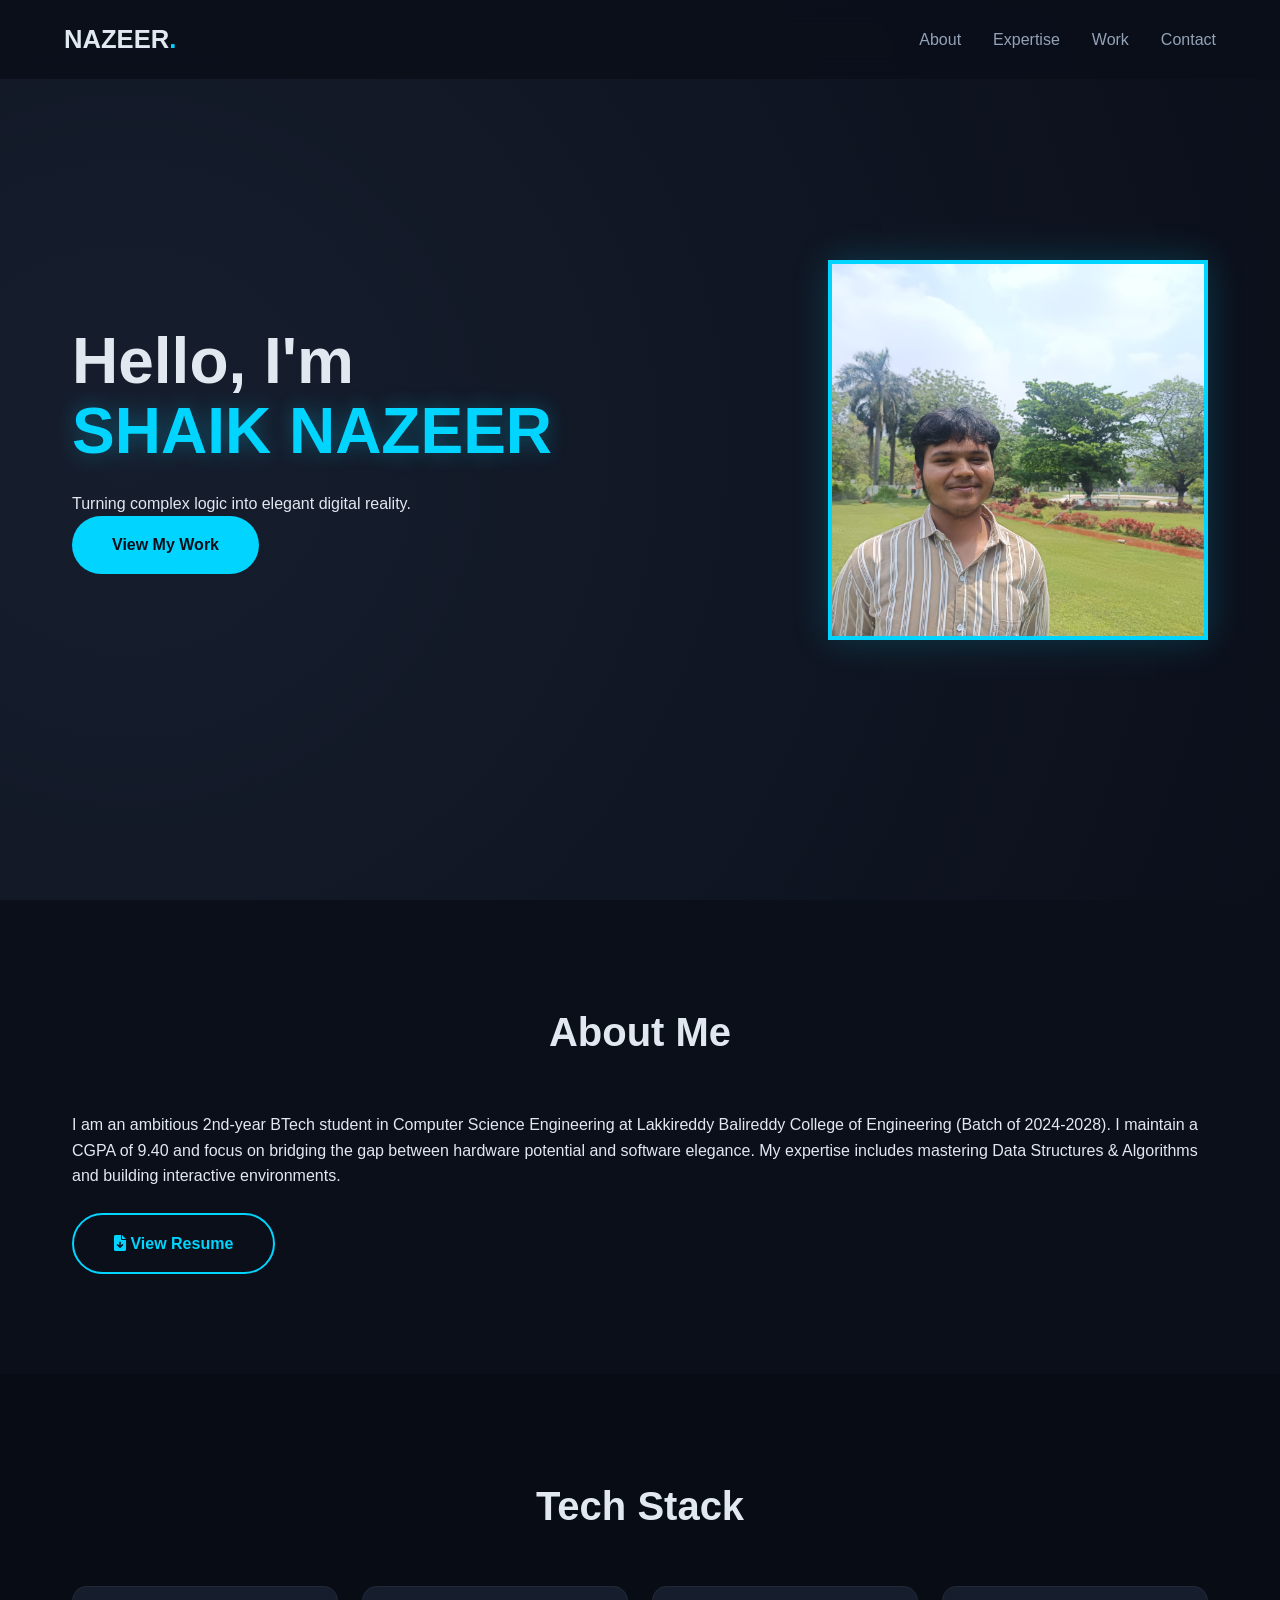
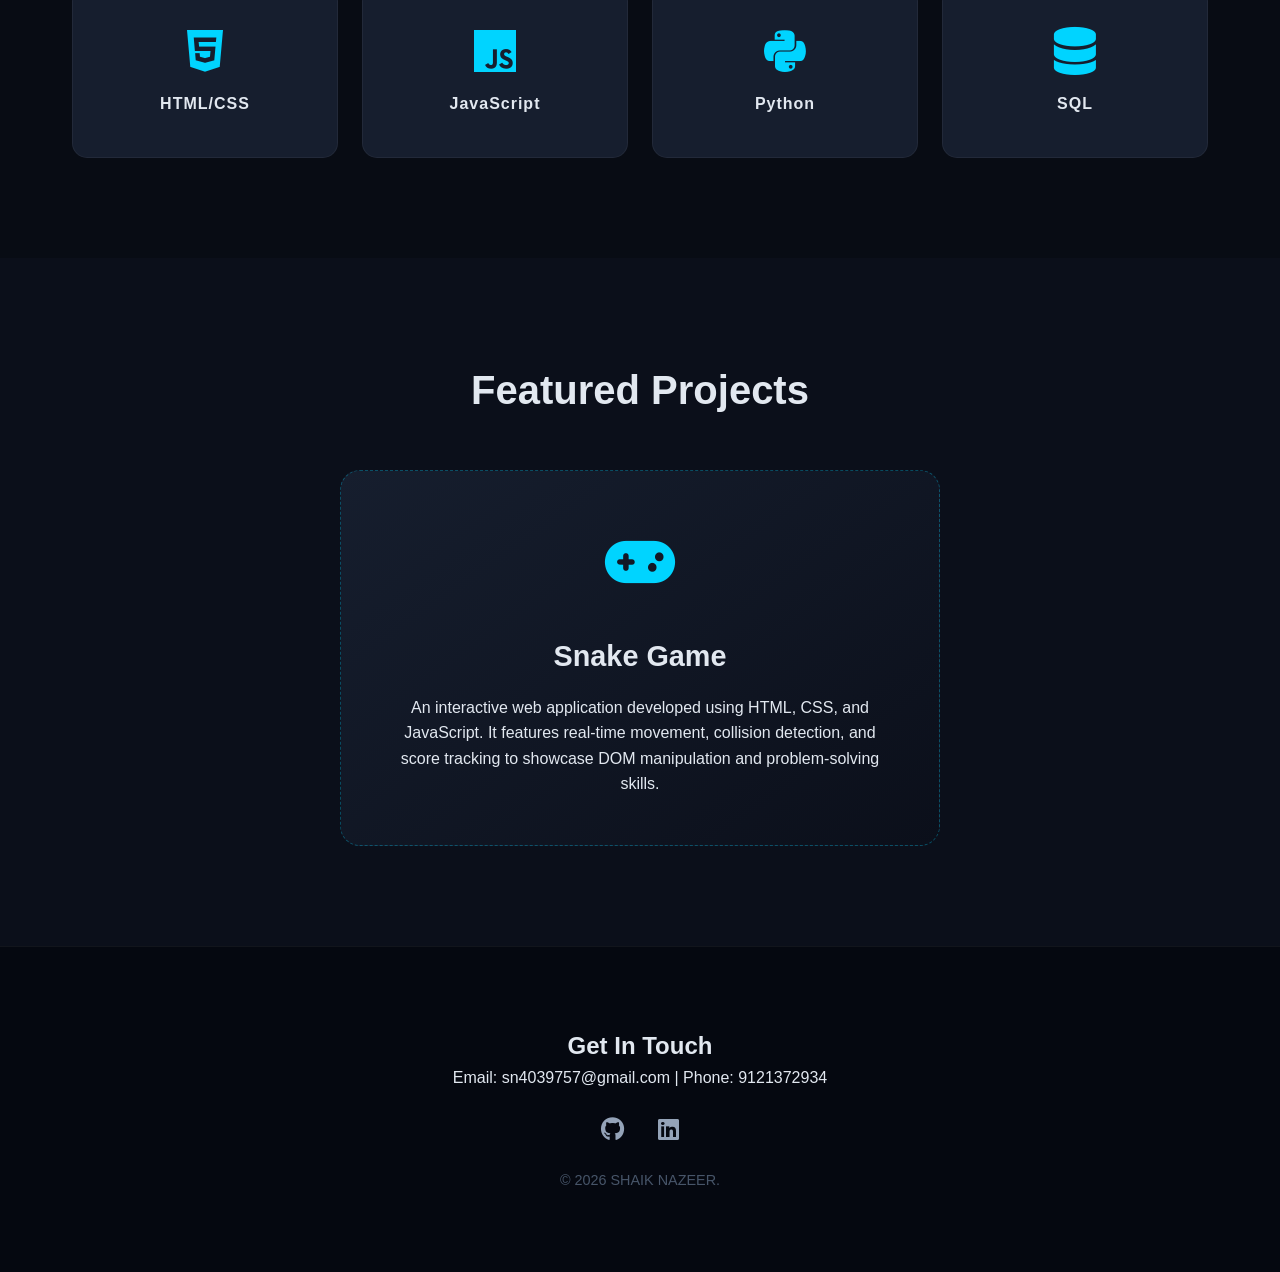
<file: level-1project/codesoft task-3/index.html>
<!DOCTYPE html>
<html lang="en">
<head>
    <meta charset="UTF-8">
    <meta name="viewport" content="width=device-width, initial-scale=1.0">
    <title>SHAIK NAZEER | Portfolio</title>
    <link rel="stylesheet" href="style.css">
    <link rel="stylesheet" href="https://cdnjs.cloudflare.com/ajax/libs/font-awesome/6.0.0/css/all.min.css">
</head>
<body>

    <nav class="navbar">
        <div class="logo">NAZEER<span>.</span></div>
        <ul class="nav-links">
            <li><a href="#about">About</a></li>
            <li><a href="#skills">Expertise</a></li>
            <li><a href="#projects">Work</a></li>
            <li><a href="#contact">Contact</a></li>
        </ul>
    </nav>

    <header class="hero">
        <div class="container hero-flex">
            <div class="hero-text">
                <h1>Hello, I'm <br><span class="highlight">SHAIK NAZEER</span></h1>
                <p class="tagline">Turning complex logic into elegant digital reality.</p>
                <a href="#projects" class="btn">View My Work</a>
            </div>
            <div class="hero-image">
                <div class="img-frame">
                    <img src="images/profile.jpg.jpeg" alt="SHAIK NAZEER">
                </div>
            </div>
        </div>
    </header>

    <section id="about" class="section">
        <div class="container">
            <h2 class="section-title">About Me</h2>
            <div class="about-content">
                <p>I am an ambitious 2nd-year BTech student in Computer Science Engineering at Lakkireddy Balireddy College of Engineering (Batch of 2024-2028). I maintain a CGPA of 9.40 and focus on bridging the gap between hardware potential and software elegance. My expertise includes mastering Data Structures & Algorithms and building interactive environments.</p>
                <a href="resume.pdf.pdf" class="btn secondary" target="_blank"><i class="fas fa-file-download"></i> View Resume</a>
            </div>
        </div>
    </section>

    <section id="skills" class="section dark-bg">
        <div class="container">
            <h2 class="section-title">Tech Stack</h2>
            <div class="skills-grid">
                <div class="skill-card"><i class="fab fa-html5"></i> <span>HTML/CSS</span></div>
                <div class="skill-card"><i class="fab fa-js"></i> <span>JavaScript</span></div>
                <div class="skill-card"><i class="fab fa-python"></i> <span>Python</span></div>
                <div class="skill-card"><i class="fas fa-database"></i> <span>SQL</span></div>
            </div>
        </div>
    </section>

    <section id="projects" class="section">
        <div class="container">
            <h2 class="section-title">Featured Projects</h2>
            <div class="projects-grid">
                <div class="project-card no-img">
                    <div class="project-info">
                        <div class="icon-box"><i class="fas fa-gamepad"></i></div>
                        <h3>Snake Game</h3>
                        <p>An interactive web application developed using HTML, CSS, and JavaScript. It features real-time movement, collision detection, and score tracking to showcase DOM manipulation and problem-solving skills.</p>
                    </div>
                </div>
            </div>
        </div>
    </section>

    <footer id="contact">
        <div class="container">
            <h2>Get In Touch</h2>
            <p>Email: sn4039757@gmail.com | Phone: 9121372934</p>
            <div class="socials">
                <a href="#"><i class="fab fa-github"></i></a>
                <a href="#"><i class="fab fa-linkedin"></i></a>
            </div>
            <p class="copyright">&copy; 2026 SHAIK NAZEER.</p>
        </div>
    </footer>

</body>
</html>
</file>
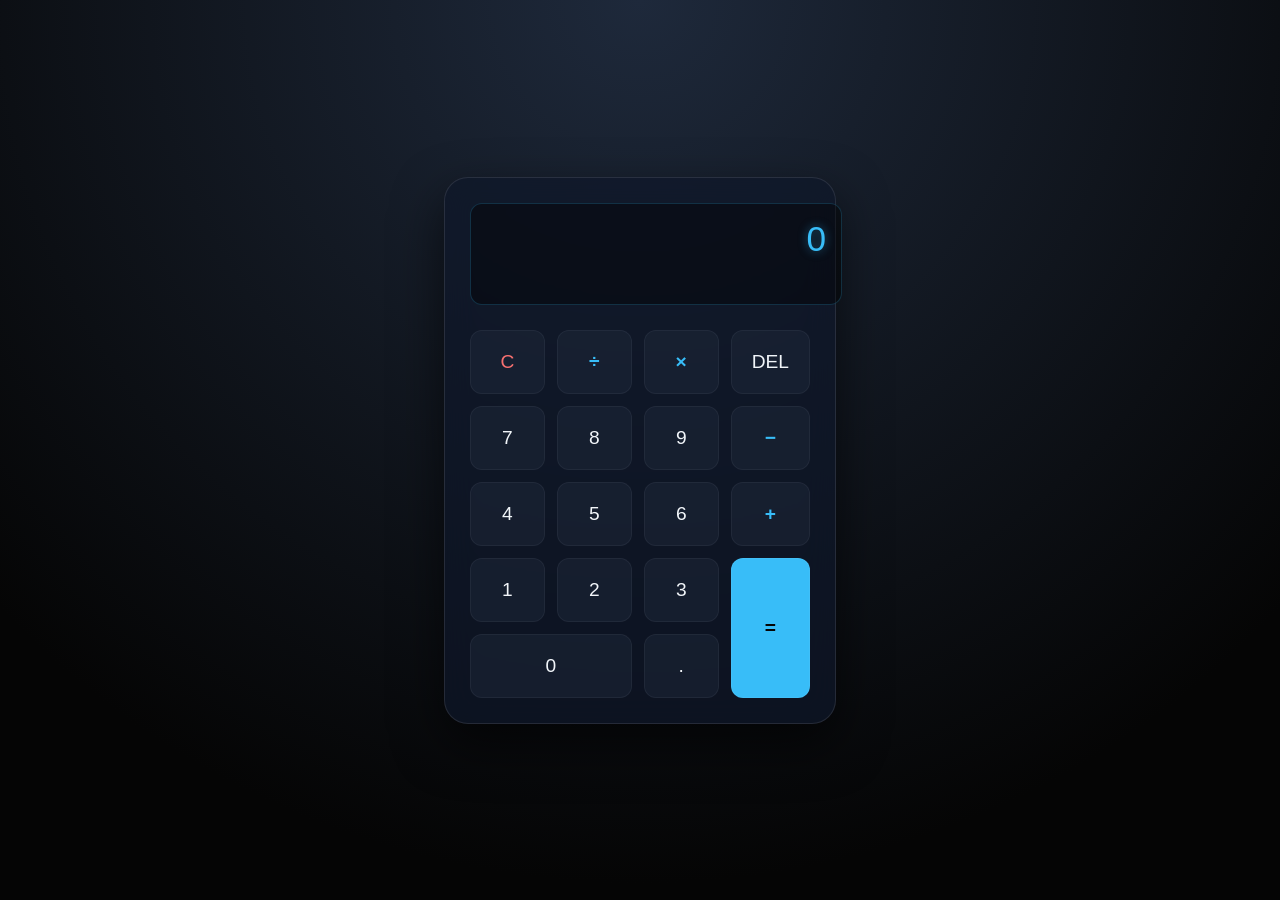
<file: level-1project/codsoft_task_1/index.html>
<!DOCTYPE html>
<html lang="en">
<head>
    <meta charset="UTF-8">
    <meta name="viewport" content="width=device-width, initial-scale=1.0">
    <title>Task 3 | Tech Calculator</title>
    <link rel="stylesheet" href="calc.css">
</head>
<body>

    <div class="calculator-container">
        <div id="display" class="display">0</div>
        
        <div class="buttons">
            <button class="btn clear" onclick="clearDisplay()">C</button>
            <button class="btn operator" onclick="appendToDisplay('/')">÷</button>
            <button class="btn operator" onclick="appendToDisplay('*')">×</button>
            <button class="btn delete" onclick="deleteLast()">DEL</button>

            <button class="btn" onclick="appendToDisplay('7')">7</button>
            <button class="btn" onclick="appendToDisplay('8')">8</button>
            <button class="btn" onclick="appendToDisplay('9')">9</button>
            <button class="btn operator" onclick="appendToDisplay('-')">−</button>

            <button class="btn" onclick="appendToDisplay('4')">4</button>
            <button class="btn" onclick="appendToDisplay('5')">5</button>
            <button class="btn" onclick="appendToDisplay('6')">6</button>
            <button class="btn operator" onclick="appendToDisplay('+')">+</button>

            <button class="btn" onclick="appendToDisplay('1')">1</button>
            <button class="btn" onclick="appendToDisplay('2')">2</button>
            <button class="btn" onclick="appendToDisplay('3')">3</button>
            <button class="btn equal" onclick="calculateResult()">=</button>

            <button class="btn zero" onclick="appendToDisplay('0')">0</button>
            <button class="btn" onclick="appendToDisplay('.')">.</button>
        </div>
    </div>

    <script src="calc.js"></script>
</body>
</html>
</file>
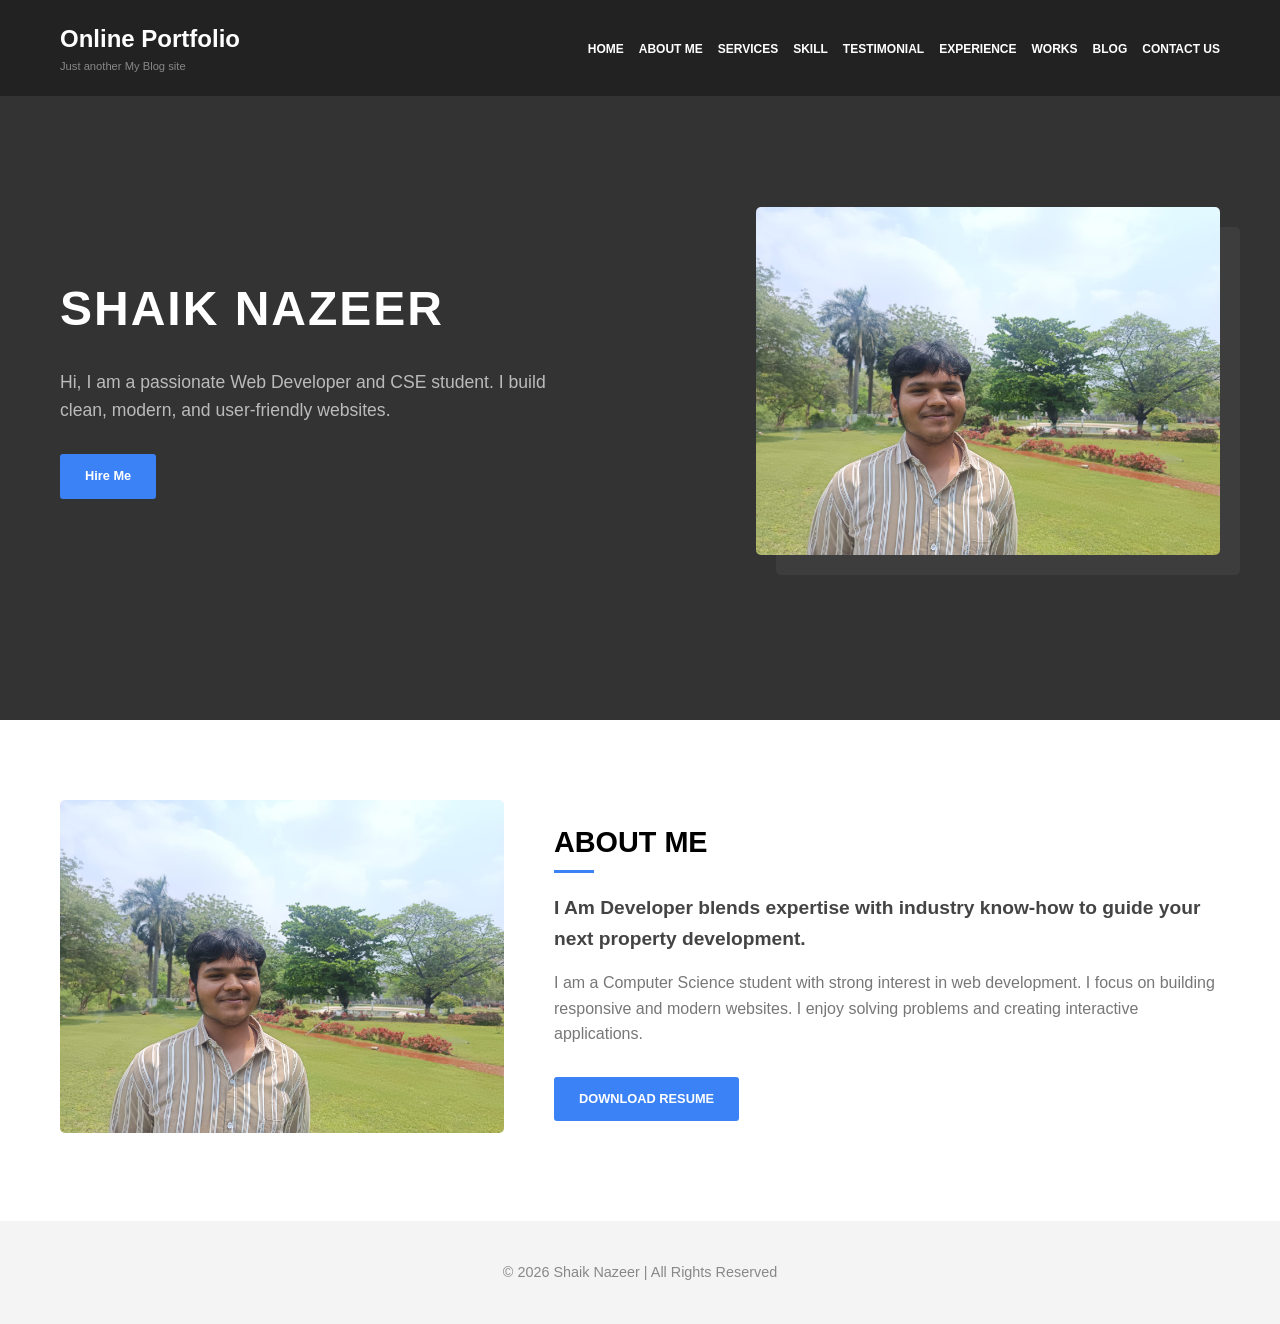
<file: level-1project/codsoft_task_2/index.html>
<!DOCTYPE html>
<html lang="en">
<head>
    <meta charset="UTF-8">
    <meta name="viewport" content="width=device-width, initial-scale=1.0">
    <title>Online Portfolio | Shaik Nazeer</title>
    <link rel="stylesheet" href="landing.css">
</head>
<body>

    <header class="navbar">
        <div class="container">
            <div class="logo">
                Online Portfolio
                <span>Just another My Blog site</span>
            </div>
            <nav>
                <ul class="nav-links">
                    <li><a href="#home">HOME</a></li>
                    <li><a href="#about">ABOUT ME</a></li>
                    <li><a href="#">SERVICES</a></li>
                    <li><a href="#">SKILL</a></li>
                    <li><a href="#">TESTIMONIAL</a></li>
                    <li><a href="#">EXPERIENCE</a></li>
                    <li><a href="#">WORKS</a></li>
                    <li><a href="#">BLOG</a></li>
                    <li><a href="#">CONTACT US</a></li>
                </ul>
            </nav>
        </div>
    </header>

    <section id="home" class="hero">
        <div class="container hero-flex">
            <div class="hero-text">
                <h1>SHAIK NAZEER</h1>
                <p>Hi, I am a passionate Web Developer and CSE student. I build clean, modern, and user-friendly websites.</p>
                <a href="mailto:sn4039757@gmail.com" class="btn-blue">Hire Me</a>
            </div>
            <div class="hero-image">
                <img src="images/profile.jpg.jpeg" alt="Shaik Nazeer">
            </div>
        </div>
    </section>

    <section id="about" class="about-section">
        <div class="container">
            <div class="about-flex">
                <div class="about-left-img">
                    <img src="images/profile.jpg.jpeg" alt="About Nazeer">
                </div>
                <div class="about-right-text">
                    <h2>ABOUT ME</h2>
                    <div class="blue-line"></div>
                    <p class="intro-bold">I Am Developer blends expertise with industry know-how to guide your next property development.</p>
                    <p class="description">
                        I am a Computer Science student with strong interest in web development. 
                        I focus on building responsive and modern websites. I enjoy solving 
                        problems and creating interactive applications.
                    </p>
                    <a href="#" class="btn-blue">DOWNLOAD RESUME</a>
                </div>
            </div>
        </div>
    </section>

    <footer>
        <div class="container">
            <p>&copy; 2026 Shaik Nazeer | All Rights Reserved</p>
        </div>
    </footer>

</body>
</html>
</file>
<file: level-1project/codesoft task-3/style.css>
/* SHAIK NAZEER - Portfolio Styles */
* { margin: 0; padding: 0; box-sizing: border-box; font-family: 'Segoe UI', sans-serif; }
html { scroll-behavior: smooth; }
body { background-color: #0b0f1a; color: #e2e8f0; line-height: 1.6; }
.container { max-width: 1200px; margin: auto; padding: 0 2rem; }

/* Navigation */
.navbar { display: flex; justify-content: space-between; align-items: center; padding: 1.2rem 5%; position: fixed; width: 100%; background: rgba(11, 15, 26, 0.9); backdrop-filter: blur(12px); z-index: 1000; }
.logo { font-size: 1.6rem; font-weight: 900; }
.logo span { color: #00d4ff; }
.nav-links { display: flex; list-style: none; }
.nav-links li { margin-left: 2rem; }
.nav-links a { text-decoration: none; color: #94a3b8; transition: 0.3s; }
.nav-links a:hover { color: #00d4ff; }

/* Hero Section */
.hero { height: 100vh; display: flex; align-items: center; background: radial-gradient(circle at 10% 50%, #161e2e 0%, #0b0f1a 100%); }
.hero-flex { display: flex; align-items: center; justify-content: space-between; width: 100%; gap: 4rem; }
.hero-text h1 { font-size: 4rem; line-height: 1.1; margin-bottom: 1.5rem; }
.highlight { color: #00d4ff; text-shadow: 0 0 20px rgba(0, 212, 255, 0.3); }

/* The Morphing Image */
.img-frame { width: 380px; height: 380px; border: 4px solid #00d4ff; overflow: hidden; animation: morph 8s ease-in-out infinite; box-shadow: 0 0 35px rgba(0, 212, 255, 0.2); }
.img-frame img { width: 100%; height: 100%; object-fit: cover; object-position: top; }
@keyframes morph {
    0%, 100% { border-radius: 60% 40% 30% 70% / 60% 30% 70% 40%; }
    50% { border-radius: 30% 60% 70% 30% / 50% 60% 30% 60%; }
}

/* General Sections */
.section { padding: 100px 0; }
.section-title { font-size: 2.5rem; margin-bottom: 3rem; text-align: center; }
.dark-bg { background-color: #080c14; }
.skills-grid { display: grid; grid-template-columns: repeat(auto-fit, minmax(200px, 1fr)); gap: 1.5rem; }
.skill-card { background: #161e2e; padding: 2.5rem; border-radius: 15px; text-align: center; transition: 0.4s; }
.skill-card i { font-size: 3rem; color: #00d4ff; margin-bottom: 1rem; display: block; }
.skill-card:hover { transform: translateY(-10px); border-color: #00d4ff; }

/* Buttons */
.btn { padding: 1rem 2.5rem; background: #00d4ff; color: #0b0f1a; text-decoration: none; font-weight: bold; border-radius: 50px; display: inline-block; transition: 0.3s; }
.btn.secondary { background: transparent; border: 2px solid #00d4ff; color: #00d4ff; margin-top: 1.5rem; }
.btn:hover { transform: scale(1.05); box-shadow: 0 0 25px rgba(0, 212, 255, 0.5); }
.dark-bg {
    background-color: #080c14;
}

/* --- SKILL CARDS --- */
.skills-grid {
    display: grid;
    grid-template-columns: repeat(auto-fit, minmax(200px, 1fr));
    gap: 1.5rem;
}

.skill-card {
    background: #161e2e;
    padding: 2.5rem;
    border-radius: 15px;
    text-align: center;
    border: 1px solid rgba(255, 255, 255, 0.05);
    transition: 0.4s cubic-bezier(0.175, 0.885, 0.32, 1.275);
}

.skill-card i {
    font-size: 3rem;
    color: #00d4ff;
    margin-bottom: 1rem;
    display: block;
}

.skill-card span {
    font-weight: 600;
    letter-spacing: 1px;
}

.skill-card:hover {
    transform: translateY(-12px);
    border-color: #00d4ff;
    box-shadow: 0 15px 30px rgba(0, 212, 255, 0.15);
}

/* --- PROJECT CARDS --- */
.projects-grid {
    display: flex;
    justify-content: center;
}

.project-card {
    max-width: 600px;
    background: linear-gradient(145deg, #161e2e, #0b0f1a);
    padding: 3rem;
    border-radius: 20px;
    border: 1px dashed rgba(0, 212, 255, 0.3);
    text-align: center;
    transition: 0.3s ease;
}

.project-card:hover {
    border-style: solid;
    border-color: #00d4ff;
}

.icon-box {
    font-size: 3.5rem;
    color: #00d4ff;
    margin-bottom: 1.5rem;
}

.project-info h3 {
    font-size: 1.8rem;
    margin-bottom: 1rem;
}

/* --- BUTTONS --- */
.btn {
    padding: 1rem 2.5rem;
    background: #00d4ff;
    color: #0b0f1a;
    text-decoration: none;
    font-weight: bold;
    border-radius: 50px;
    display: inline-block;
    transition: 0.3s;
    border: none;
    cursor: pointer;
}

.btn.secondary {
    background: transparent;
    border: 2px solid #00d4ff;
    color: #00d4ff;
    margin-top: 1.5rem;
}

.btn:hover {
    transform: scale(1.05);
    box-shadow: 0 0 25px rgba(0, 212, 255, 0.5);
}

/* --- FOOTER --- */
footer {
    text-align: center;
    padding: 5rem 0;
    background: #050810;
    border-top: 1px solid rgba(255, 255, 255, 0.05);
}

.socials {
    margin: 20px 0;
}

.socials a {
    color: #94a3b8;
    font-size: 1.5rem;
    margin: 0 15px;
    transition: 0.3s;
}

.socials a:hover {
    color: #00d4ff;
}

.copyright {
    font-size: 0.9rem;
    color: #475569;
}

/* --- RESPONSIVE DESIGN --- */
@media (max-width: 992px) {
    .hero-flex {
        flex-direction: column-reverse;
        text-align: center;
        padding-top: 100px;
    }
    .hero-text h1 { font-size: 3rem; }
    .img-frame { width: 300px; height: 300px; }
}
</file>
<file: level-1project/codsoft_task_1/calc.css>
/* Modern Tech Palette */
:root {
    --bg-color: #050505;
    --surface-color: #0f172a;
    --accent-color: #38bdf8; /* Electric Cyan */
    --text-main: #f1f5f9;
    --text-dim: #94a3b8;
}

body {
    background: radial-gradient(circle at 50% 0%, #1e293b 0%, var(--bg-color) 80%);
    display: flex;
    justify-content: center;
    align-items: center;
    height: 100vh;
    margin: 0;
    font-family: 'Segoe UI', sans-serif;
    color: var(--text-main);
}

.calculator-container {
    width: 340px;
    background: rgba(15, 23, 42, 0.7); /* Glassmorphism Base */
    backdrop-filter: blur(15px);
    padding: 25px;
    border-radius: 24px;
    border: 1px solid rgba(255, 255, 255, 0.1);
    box-shadow: 0 20px 50px rgba(0, 0, 0, 0.6);
}

.display {
    width: 100%;
    height: 70px;
    background: rgba(0, 0, 0, 0.4);
    color: var(--accent-color);
    text-align: right;
    font-size: 2.2rem;
    padding: 15px;
    border-radius: 12px;
    margin-bottom: 25px;
    border: 1px solid rgba(56, 189, 248, 0.2);
    text-shadow: 0 0 10px rgba(56, 189, 248, 0.5); /* Glowing digits */
}

/* Grid System */
.buttons {
    display: grid;
    grid-template-columns: repeat(4, 1fr);
    gap: 12px;
}

.btn {
    padding: 20px;
    font-size: 1.2rem;
    border: 1px solid rgba(255, 255, 255, 0.05);
    border-radius: 12px;
    background: rgba(30, 41, 59, 0.5);
    color: var(--text-main);
    cursor: pointer;
    transition: all 0.3s ease;
}

.btn:hover {
    background: rgba(56, 189, 248, 0.1);
    border-color: var(--accent-color);
    transform: translateY(-2px);
    box-shadow: 0 5px 15px rgba(56, 189, 248, 0.2);
}

.operator {
    color: var(--accent-color);
    font-weight: bold;
}

.clear {
    color: #f87171; /* Soft Red */
}

.equal {
    background: var(--accent-color);
    color: var(--bg-color);
    grid-row: span 2;
    font-weight: 900;
}

.equal:hover {
    background: #7dd3fc;
    box-shadow: 0 0 20px rgba(56, 189, 248, 0.6);
}

.zero {
    grid-column: span 2;
}

.btn:active {
    transform: scale(0.95);
}
</file>
<file: level-1project/codsoft_task_2/landing.css>
/* General Styles */
* {
    margin: 0;
    padding: 0;
    box-sizing: border-box;
    font-family: sans-serif;
}

body {
    line-height: 1.6;
}

.container {
    max-width: 1200px;
    margin: 0 auto;
    padding: 0 20px;
}

/* Navbar */
.navbar {
    background: #222;
    padding: 20px 0;
    color: #fff;
    position: fixed;
    width: 100%;
    top: 0;
    z-index: 1000;
}

.navbar .container {
    display: flex;
    justify-content: space-between;
    align-items: center;
}

.logo {
    font-size: 1.5rem;
    font-weight: bold;
}

.logo span {
    display: block;
    font-size: 0.7rem;
    font-weight: normal;
    color: #888;
}

.nav-links {
    display: flex;
    list-style: none;
}

.nav-links li {
    margin-left: 15px;
}

.nav-links a {
    color: #fff;
    text-decoration: none;
    font-size: 0.75rem;
    font-weight: bold;
}

/* Hero Section (Dark) */
.hero {
    background: #333;
    color: #fff;
    padding: 150px 0 100px;
    height: 80vh;
    display: flex;
    align-items: center;
}

.hero-flex {
    display: flex;
    justify-content: space-between;
    align-items: center;
}

.hero-text {
    flex: 1;
}

.hero-text h1 {
    font-size: 3rem;
    letter-spacing: 2px;
    margin-bottom: 20px;
}

.hero-text p {
    font-size: 1.1rem;
    color: #bbb;
    margin-bottom: 30px;
    max-width: 500px;
}

.hero-image {
    flex: 1;
    text-align: right;
}

.hero-image img {
    width: 80%;
    border-radius: 5px;
    box-shadow: 20px 20px 0px rgba(255,255,255,0.05);
}

/* About Section (White) */
.about-section {
    padding: 80px 0;
    background: #fff;
}

.about-flex {
    display: flex;
    align-items: center;
    gap: 50px;
}

.about-left-img {
    flex: 1;
}

.about-left-img img {
    width: 100%;
    border-radius: 5px;
}

.about-right-text {
    flex: 1.5;
}

.about-right-text h2 {
    font-size: 1.8rem;
    margin-bottom: 5px;
}

.blue-line {
    width: 40px;
    height: 3px;
    background: #3b82f6;
    margin-bottom: 20px;
}

.intro-bold {
    font-size: 1.2rem;
    font-weight: bold;
    color: #444;
    margin-bottom: 15px;
}

.description {
    color: #777;
    margin-bottom: 30px;
}

/* Buttons */
.btn-blue {
    background: #3b82f6;
    color: #fff;
    padding: 12px 25px;
    text-decoration: none;
    font-weight: bold;
    font-size: 0.8rem;
    border-radius: 3px;
    display: inline-block;
}

/* Footer */
footer {
    padding: 40px 0;
    background: #f4f4f4;
    text-align: center;
    color: #888;
    font-size: 0.9rem;
}

/* Responsive for Mobile */
@media (max-width: 768px) {
    .hero-flex, .about-flex {
        flex-direction: column;
        text-align: center;
    }
    .hero-text p { margin: 0 auto 30px; }
    .hero-image, .about-left-img { margin-top: 40px; }
}
</file>
